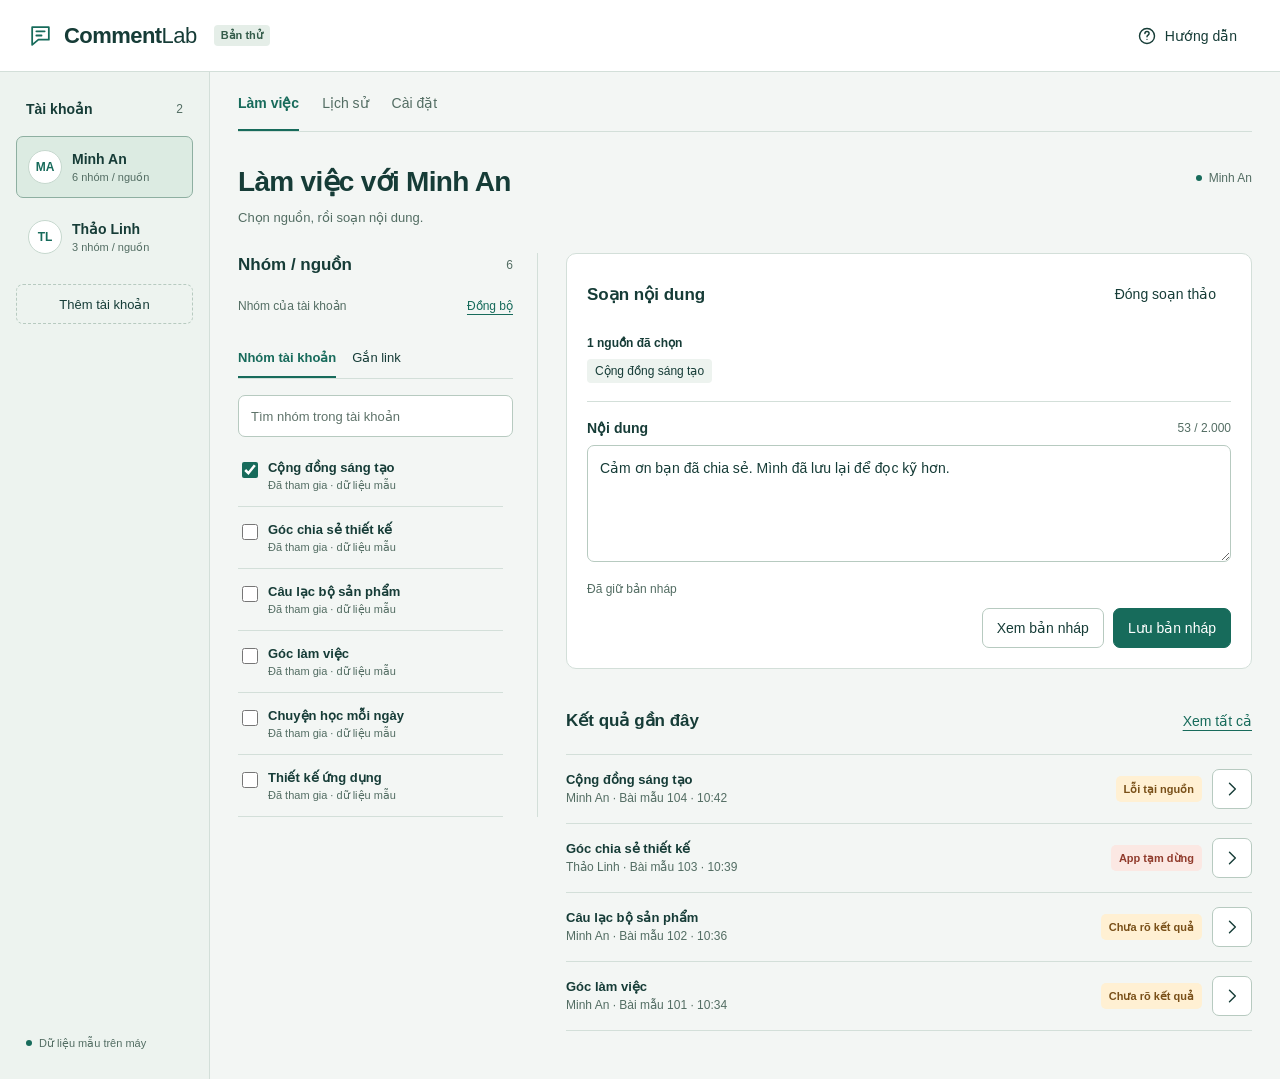
<file: mockup-upgrade/index.html>
<!doctype html>
<html lang="vi">
<head>
  <meta charset="utf-8">
  <meta name="viewport" content="width=device-width, initial-scale=1">
  <meta http-equiv="Content-Security-Policy" content="default-src 'self'; script-src 'self'; style-src 'self'; img-src 'self' data:; connect-src 'none'; form-action 'none'; base-uri 'none'">
  <title>CommentLab · Bản thử</title>
  <link rel="icon" href="data:,">
  <link rel="stylesheet" href="styles.css">
  <script src="app.js" defer></script>
</head>
<body>
  <a class="skip-link" href="#main">Tới nội dung</a>
  <header class="app-header">
    <div class="brand"><svg viewBox="0 0 24 24" aria-hidden="true"><path d="M4 4h16v12H10l-6 5V4Z"/><path d="M8 8h8M8 12h5"/></svg><span>Comment<span class="brand-light">Lab</span></span><span class="demo-tag">Bản thử</span></div>
    <button id="help" class="quiet"><svg viewBox="0 0 24 24" aria-hidden="true"><circle cx="12" cy="12" r="9"/><path d="M9.5 9a2.5 2.5 0 0 1 5 0c0 2-2.5 2-2.5 4M12 16h.01"/></svg>Hướng dẫn</button>
  </header>
  <div class="app-shell">
    <aside class="sidebar" aria-label="Tài khoản mẫu">
      <div class="sidebar-heading">Tài khoản <span id="account-count" class="count">2</span></div>
      <div id="accounts" class="accounts"></div>
      <button id="add-account" class="add-account">Thêm tài khoản</button>
      <form id="account-form" class="account-form" hidden>
        <label for="account-name">Tên tài khoản mẫu</label>
        <input id="account-name" maxlength="40" required placeholder="Ví dụ: Hoàng Nam" autocomplete="off">
        <div class="actions"><button type="submit" class="primary">Lưu tài khoản</button><button type="button" id="cancel-account" class="quiet">Hủy</button></div>
      </form>
      <div class="sidebar-footer"><span class="dot"></span> Dữ liệu mẫu trên máy</div>
    </aside>
    <main id="main" tabindex="-1">
      <nav class="navigation" aria-label="Chức năng">
        <button data-tab="work" aria-current="page">Làm việc</button>
        <button data-tab="history">Lịch sử</button>
        <button data-tab="settings">Cài đặt</button>
      </nav>
      <div id="view"></div>
    </main>
  </div>
  <div id="toast" role="status" aria-live="polite" hidden></div>
  <dialog id="detail" class="sheet" aria-labelledby="detail-title">
    <div class="sheet-header"><span>Chi tiết</span><button data-close="detail" class="icon-button" aria-label="Đóng chi tiết"><svg viewBox="0 0 24 24" aria-hidden="true"><path d="m6 6 12 12M18 6 6 18"/></svg></button></div>
    <div id="detail-content" class="sheet-content"></div>
  </dialog>
  <dialog id="confirmation" class="confirmation" aria-labelledby="confirm-title">
    <div id="confirm-content"></div>
  </dialog>
</body>
</html>
</file>
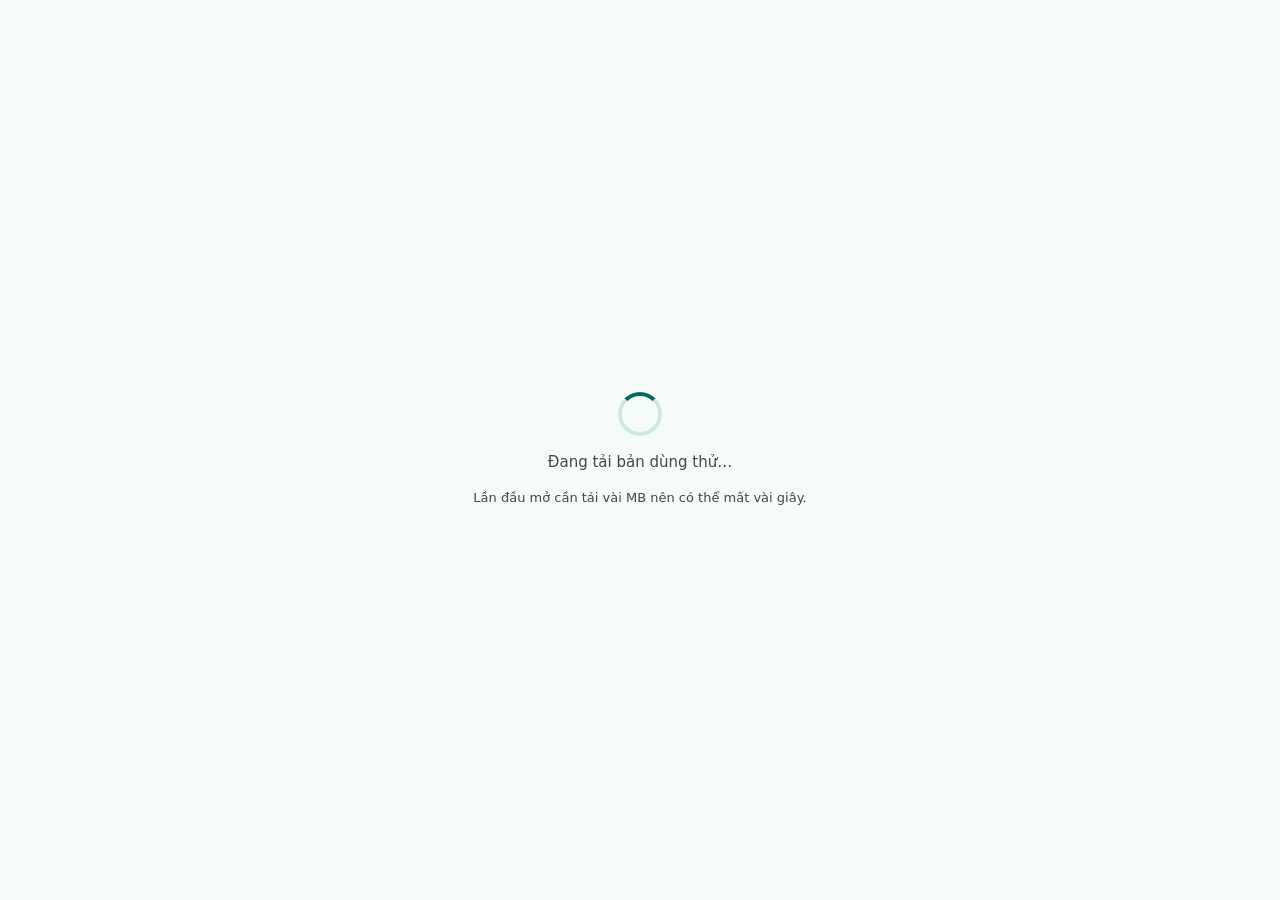
<file: mobile/web/index.html>
<!DOCTYPE html>
<html lang="vi">
<head>
  <meta charset="UTF-8">
  <meta name="viewport" content="width=device-width, initial-scale=1, viewport-fit=cover">
  <meta name="description" content="Bản dùng thử app Chi tiêu: dữ liệu giả, chạy hoàn toàn trong trình duyệt, không cần máy chủ.">
  <title>Chi tiêu (bản demo)</title>
  <link rel="icon" type="image/png" href="favicon.png">
  <link rel="manifest" href="manifest.json">
  <!-- Không dùng thẻ base: mọi đường dẫn tương đối với trang (đăng được như trang tĩnh ở thư mục bất kỳ). -->
  <style id="demo-style">
    :root {
      color-scheme: light dark;
      --demo-bg: #f4fbf9;
      --demo-fg: #171d1c;
      --demo-muted: #3f4947;
      --demo-accent: #006a63;
      --demo-track: #cce8e3;
      --demo-error: #ba1a1a;
    }
    @media (prefers-color-scheme: dark) {
      :root:not([data-theme="light"]) {
        --demo-bg: #0e1514;
        --demo-fg: #dde4e2;
        --demo-muted: #bec9c6;
        --demo-accent: #80d5cb;
        --demo-track: #324b47;
        --demo-error: #ffb4ab;
      }
    }
    :root[data-theme="dark"] {
      --demo-bg: #0e1514;
      --demo-fg: #dde4e2;
      --demo-muted: #bec9c6;
      --demo-accent: #80d5cb;
      --demo-track: #324b47;
      --demo-error: #ffb4ab;
    }
    html, body { margin: 0; min-height: 100%; background: var(--demo-bg); color: var(--demo-fg); }
    #demo-loader {
      position: fixed; inset: 0; display: flex; flex-direction: column; align-items: center; justify-content: center;
      gap: 16px; padding: 0 16px; text-align: center; background: var(--demo-bg); color: var(--demo-muted);
      font: 15px/1.4 system-ui, -apple-system, "Segoe UI", Roboto, sans-serif;
    }
    #demo-loader .demo-spinner {
      width: 36px; height: 36px; border-radius: 50%;
      border: 4px solid var(--demo-track); border-top-color: var(--demo-accent);
      animation: demo-spin 0.9s linear infinite;
    }
    #demo-loader p { margin: 0; max-width: 32em; }
    #demo-loader .demo-note { font-size: 13px; }
    #demo-loader.demo-failed .demo-spinner { display: none; }
    #demo-loader.demo-failed .demo-message { color: var(--demo-error); font-weight: 600; }
    @keyframes demo-spin { to { transform: rotate(360deg); } }
    @media (prefers-reduced-motion: reduce) { #demo-loader .demo-spinner { animation-duration: 3s; } }
  </style>
</head>
<body>
  <!-- demo-loader:start (scripts/build_web_demo.sh chép đoạn này vào index.html của artifact) -->
  <div id="demo-loader" role="status" aria-live="polite">
    <div class="demo-spinner" aria-hidden="true"></div>
    <p class="demo-message">Đang tải bản dùng thử…</p>
    <p class="demo-note">Lần đầu mở cần tải vài MB nên có thể mất vài giây.</p>
  </div>
  <!-- demo-loader:end -->
  <script src="flutter_bootstrap.js" async></script>
</body>
</html>
</file>
<file: mockup-upgrade/styles.css>
:root{font-family:"Segoe UI",sans-serif;color:#163c37;background:#f3f6f4;font-size:14px;--ink:#163c37;--muted:#536d63;--line:#d3dfd9;--accent:#176b5b;--surface:#fff;--soft:#edf3ef;--warn:#795019;--warn-bg:#fff0d3;--error:#913c2d;--error-bg:#fbe8e3;accent-color:var(--accent);color-scheme:light}
*{box-sizing:border-box}body{margin:0}button,input,textarea,select{font:inherit}button{display:inline-flex;align-items:center;justify-content:center;gap:8px;min-height:40px;border:1px solid #b7cac0;border-radius:7px;background:white;color:var(--ink);padding:9px 14px;cursor:pointer;transition:background .15s}button:hover{background:#e5eee8}button:disabled{opacity:.55;cursor:not-allowed}button.primary{background:var(--accent);border-color:var(--accent);color:white}button.primary:hover{background:#125748}.quiet{border-color:transparent;background:transparent}.icon-button{padding:8px;min-width:40px}.link-button{border:0;background:none;color:var(--accent);text-decoration:underline;text-underline-offset:4px;padding:6px 0}svg{width:20px;height:20px;fill:none;stroke:currentColor;stroke-width:1.7;stroke-linecap:round;stroke-linejoin:round;flex:none}input,textarea,select{border:1px solid #b7cac0;border-radius:7px;background:white;color:var(--ink);padding:11px 12px;min-height:42px;max-width:100%;caret-color:var(--accent)}textarea{display:block;width:100%;resize:vertical;line-height:1.65}textarea::placeholder,input::placeholder{color:#5e7269}button:focus-visible,input:focus-visible,textarea:focus-visible,select:focus-visible,summary:focus-visible,a:focus-visible{outline:3px solid #b58128;outline-offset:3px}::selection{background:#c5dfce}*{scrollbar-color:#92ada0 #edf3ef;scrollbar-width:thin}h1{font-size:28px;line-height:1.25;letter-spacing:-.025em;margin:0 0 8px}h2{font-size:17px;line-height:1.4;margin:0}h3{font-size:14px;margin:0 0 8px}p{line-height:1.65;margin:0 0 16px}small,.muted{color:var(--muted)}small{font-size:12px}label{display:block;font-weight:600;margin-bottom:9px}label small{font-weight:400}a{color:var(--accent);text-underline-offset:4px}[hidden]{display:none!important}.skip-link{position:fixed;top:-100px;z-index:20;background:white;padding:15px}.skip-link:focus{top:8px;left:8px}
.app-header{height:72px;padding:0 28px;display:flex;align-items:center;justify-content:space-between;background:white;border-bottom:1px solid var(--line);gap:16px}.brand{display:flex;align-items:center;gap:11px;font-size:22px;font-weight:650;letter-spacing:-.025em}.brand>svg{width:25px;height:25px;color:var(--accent)}.brand-light{font-weight:400}.demo-tag{font-size:11px;letter-spacing:0;font-weight:600;color:#345c4a;background:#e5eee8;border-radius:4px;padding:4px 7px;margin-left:6px;white-space:nowrap}.app-shell{display:grid;grid-template-columns:236px minmax(0,1fr);min-height:calc(100dvh - 72px)}.sidebar{padding:29px 16px;background:#edf3ef;border-right:1px solid var(--line);display:flex;flex-direction:column}.sidebar-heading{font-weight:650;padding:0 10px;display:flex;justify-content:space-between;align-items:center;margin-bottom:19px}.count{color:var(--muted);font-size:12px;font-weight:400}.accounts{display:grid;gap:8px}.account{justify-content:flex-start;text-align:left;width:100%;padding:13px 11px;background:transparent;border-color:transparent;gap:10px}.account.active{background:#dcebe2;border-color:#8eafa1}.avatar{display:grid;place-items:center;width:34px;height:34px;border-radius:50%;background:white;border:1px solid #c6d8ce;color:var(--accent);font-size:12px;font-weight:700;flex:none}.account-name{font-weight:600;display:block}.account small{display:block;margin-top:4px;font-size:11px;white-space:normal}.sidebar-footer{margin-top:auto;padding:35px 10px 0;font-size:11px;color:var(--muted);display:flex;align-items:center;gap:7px}.dot{display:inline-block;background:var(--accent);width:6px;height:6px;border-radius:50%;flex:none}main{padding:0 36px 48px;min-width:0;max-width:1320px;width:100%}.navigation{display:flex;gap:23px;border-bottom:1px solid var(--line);margin-bottom:32px}.navigation button{border:0;border-bottom:2px solid transparent;border-radius:0;background:none;padding:20px 0 16px;color:var(--muted);min-height:59px}.navigation button[aria-current="page"]{border-bottom-color:var(--accent);color:var(--accent);font-weight:650}.page-heading{display:flex;align-items:flex-start;justify-content:space-between;gap:16px;margin-bottom:25px}.page-heading p{color:var(--muted);margin:0;font-size:13px}.selection-label{display:flex;align-items:center;gap:7px;padding:7px 0;color:var(--muted);font-size:12px;white-space:nowrap}.panel{background:var(--surface);border:1px solid var(--line);border-radius:10px}.composer{padding:23px}.section-title{display:flex;align-items:center;justify-content:space-between;gap:10px;margin-bottom:22px}.field{margin-bottom:20px}.field-meta{display:flex;justify-content:space-between;gap:10px;margin-bottom:9px;align-items:center}.field-meta label{margin:0}.draft-footer{display:flex;align-items:center;justify-content:space-between;gap:12px;margin-top:17px}.actions{display:flex;gap:9px;flex-wrap:wrap;align-items:center}.draft-closed{padding:26px;display:flex;align-items:center;justify-content:space-between;gap:16px}.draft-closed p{margin:6px 0 0;color:var(--muted)}.section-gap{margin-top:32px}.section-title.compact{margin-bottom:13px}.result-list{border-top:1px solid var(--line)}.result-row{display:grid;grid-template-columns:minmax(140px,1fr) 190px 48px;gap:18px;align-items:center;padding:14px 0;border-bottom:1px solid var(--line)}.result-row strong{display:block;font-size:13px;font-weight:600}.result-row small{display:block;margin-top:4px}.pill{display:inline-flex;align-items:center;gap:6px;font-size:11px;font-weight:600;border-radius:5px;padding:5px 8px;line-height:1.5;width:max-content;max-width:100%}.pill.neutral{color:#405d51;background:#e7eee9}.pill.warn{color:var(--warn);background:var(--warn-bg)}.pill.error{color:var(--error);background:var(--error-bg)}.pill.success{color:#1b6046;background:#e0efe4}.result-open{justify-self:end}.empty{padding:40px 20px;text-align:center;color:var(--muted);border:1px dashed #b7cac0;border-radius:9px}.filters{display:grid;grid-template-columns:minmax(180px,1fr) 170px 180px;gap:10px;margin-bottom:22px}.filters label{font-size:12px}.filters input,.filters select{width:100%;font-weight:400;display:block;margin-top:8px}.table-wrap{overflow:auto;border:1px solid var(--line);border-radius:9px;background:white}table{width:100%;border-collapse:collapse;text-align:left;font-size:13px}th{font-size:11px;font-weight:650;color:var(--muted);background:#edf3ef}td,th{padding:15px 16px;border-bottom:1px solid var(--line)}tbody tr:last-child td{border-bottom:0}td small{display:block;margin-top:5px}td .icon-button{min-height:34px;min-width:34px;padding:5px}td:last-child{text-align:right}time,.tabular{font-variant-numeric:tabular-nums;white-space:nowrap}.history-meta{margin-top:14px;color:var(--muted);font-size:12px}.settings-section{margin-top:30px}.settings-section:first-of-type{margin-top:0}.settings-rows{margin-top:16px;border-top:1px solid var(--line)}.settings-row{display:flex;justify-content:space-between;gap:22px;align-items:center;padding:17px 0;border-bottom:1px solid var(--line)}.settings-row>span:last-child{text-align:right;overflow-wrap:anywhere}.settings-row strong{font-size:13px;font-weight:600}.path{font-family:Consolas,monospace;font-size:12px}.backup-row{display:grid;grid-template-columns:minmax(160px,1fr) auto auto;gap:14px;align-items:center;border-bottom:1px solid var(--line);padding:16px 0}.backup-row strong{display:block;font-size:13px}.backup-row small{display:block;margin-top:4px}.help-list{max-width:720px;margin-top:25px}.help-list details{padding:20px 0;border-bottom:1px solid var(--line)}summary{cursor:pointer;font-weight:600;line-height:1.5}.help-list details p{padding-top:14px;color:var(--muted);margin:0}.help-list details ol{padding-left:20px;line-height:1.8;color:var(--muted)}
dialog{color:var(--ink);background:white;padding:0;border:0;box-shadow:-8px 0 35px rgba(0,0,0,.13)}dialog::backdrop{background:rgba(13,35,27,.25)}.sheet{width:460px;max-width:100%;height:100dvh;max-height:100dvh;margin:0 0 0 auto;overflow-y:auto}.sheet-header{display:flex;align-items:center;justify-content:space-between;padding:19px 25px;border-bottom:1px solid var(--line);color:var(--muted);font-size:12px}.sheet-content{padding:28px}.sheet-content h2{font-size:23px;line-height:1.35;margin:16px 0 10px;letter-spacing:-.015em}.sheet-content>p{font-size:13px;color:var(--muted)}.scope-notice{padding:15px;background:var(--soft);border-radius:8px;margin:23px 0;font-size:13px;line-height:1.65}.scope-notice strong{display:block;margin-bottom:5px}.fact-list{margin:0}.fact-list>div{display:grid;grid-template-columns:110px minmax(0,1fr);padding:13px 0;gap:16px;border-bottom:1px solid var(--line);font-size:12px;line-height:1.55}.fact-list dt{color:var(--muted)}.fact-list dd{margin:0;overflow-wrap:anywhere}.sheet-section{margin-top:27px}.timeline{list-style:none;padding:0;margin:15px 0 0}.timeline li{position:relative;padding:0 0 22px 24px;border-left:1px solid #b7cac0;margin-left:4px;font-size:12px;line-height:1.55}.timeline li:last-child{border-left-color:transparent;padding-bottom:0}.timeline li::before{content:"";position:absolute;width:7px;height:7px;border-radius:50%;background:#648b77;left:-4px;top:5px}.timeline time{color:var(--muted);display:block;font-size:11px}.sheet-actions{margin-top:28px}.confirmation{border-radius:12px;max-width:calc(100% - 32px);width:420px;padding:27px;box-shadow:0 12px 45px rgba(0,0,0,.18)}.confirmation h2{font-size:21px;margin-bottom:13px}.confirmation p{font-size:13px;color:var(--muted)}.confirmation .actions{justify-content:flex-end;margin-top:25px}#toast{position:fixed;bottom:24px;left:50%;transform:translateX(-50%);background:#163c37;color:white;padding:13px 20px;border-radius:8px;font-size:13px;max-width:calc(100% - 32px);z-index:8;box-shadow:0 6px 20px rgba(0,0,0,.15)}
@media(min-width:1600px){main{padding-left:52px;padding-right:52px}.app-shell{grid-template-columns:252px minmax(0,1fr)}}
@media(max-width:1000px){.app-shell{grid-template-columns:205px minmax(0,1fr)}main{padding:0 24px 36px}.filters{grid-template-columns:1fr 1fr}.filters label:first-child{grid-column:1/-1}.result-row{grid-template-columns:minmax(100px,1fr) 160px 40px;gap:10px}}
@media(max-width:720px){.app-header{padding:0 16px;height:64px}.brand{font-size:19px;gap:7px}.brand>svg{width:22px}.demo-tag{margin-left:3px}.app-header>.quiet{padding:8px;font-size:12px}.app-header>.quiet svg{display:none}.app-shell{display:block}.sidebar{padding:16px;border-right:0;border-bottom:1px solid var(--line)}.sidebar-heading{padding:0;margin-bottom:10px;font-size:12px}.accounts{display:grid;grid-template-columns:1fr 1fr;gap:8px}.account{padding:9px 7px;gap:7px;min-width:0}.account>span:last-child{min-width:0}.account-name{font-size:12px}.account small{font-size:10px}.avatar{width:28px;height:28px;font-size:10px}.sidebar-footer{display:none}main{padding:0 16px 30px}.navigation{margin-bottom:23px;gap:25px}.navigation button{padding:16px 0 13px;min-height:49px;font-size:13px}h1{font-size:24px}.page-heading{margin-bottom:20px}.selection-label{display:none}.composer{padding:17px}.section-title{margin-bottom:18px}.field{margin-bottom:17px}.draft-footer{align-items:flex-start;flex-direction:column}.draft-footer>.actions{width:100%;justify-content:flex-end}.result-row{grid-template-columns:minmax(0,1fr) 38px;gap:7px;padding:15px 0}.result-row>.pill{grid-column:1;grid-row:2}.result-open{grid-column:2;grid-row:1/3}.section-gap{margin-top:26px}.filters{gap:8px}.table-wrap{border:0;background:transparent;overflow:visible}table,tbody{display:block}thead{display:none}tr{display:grid;grid-template-columns:minmax(0,1fr) auto;padding:15px 0;border-bottom:1px solid var(--line)}td{display:block;padding:4px 0;border:0}td:nth-child(2){grid-column:1;grid-row:1;font-weight:600}td:nth-child(1){grid-column:1;grid-row:2;color:var(--muted)}td:nth-child(3){grid-column:1;grid-row:3}td:nth-child(4){grid-column:1;grid-row:4;color:var(--muted);font-size:12px}td:last-child{grid-column:2;grid-row:1/5;align-self:center}.backup-row{grid-template-columns:1fr auto;gap:8px}.backup-row>.link-button{grid-column:2;grid-row:1}.backup-row>button:last-child{grid-column:1/-1;justify-self:start}.settings-row{align-items:flex-start;font-size:12px}.settings-row>span:last-child{max-width:58%}.sheet-content{padding:23px}.sheet-header{padding:14px 20px}.draft-closed{padding:20px;flex-direction:column;align-items:flex-start}}
@media(prefers-reduced-motion:reduce){*{scroll-behavior:auto!important;transition:none!important}}

.draft-preview{white-space:pre-wrap;overflow-wrap:anywhere}
.app-shell{grid-template-columns:210px minmax(0,1fr)}
main{max-width:none;padding-left:28px;padding-right:28px}
.work-layout{display:grid;grid-template-columns:minmax(250px,300px) minmax(0,1fr);gap:28px;align-items:start}
.groups-panel{min-width:0;border-right:1px solid var(--line);padding-right:24px}
.work-content{min-width:0}.work-content .composer{padding:20px}.work-content .result-row{grid-template-columns:minmax(0,1fr) auto 40px;gap:10px}
.work-content .draft-footer{align-items:flex-start;flex-direction:column}.work-content .draft-footer .actions{align-self:flex-end}
.source-tabs{display:flex;gap:16px;border-bottom:1px solid var(--line);margin:16px 0}
.source-tabs button{border:0;border-radius:0;background:none;padding:10px 0;border-bottom:2px solid transparent;font-size:13px}
.source-tabs button[aria-pressed=true]{color:var(--accent);border-bottom-color:var(--accent);font-weight:650}
#group-search{width:100%;margin-bottom:8px;font-size:13px}
.group-rows,.manual-list{max-height:470px;overflow-y:auto;scrollbar-gutter:stable}
.group-row{display:flex;align-items:flex-start;gap:10px;padding:14px 4px;border-bottom:1px solid var(--line);margin:0;cursor:pointer;font-weight:400}
.group-row:hover{background:var(--soft)}.group-row input{min-height:0;width:16px;height:16px;margin:3px 0 0;flex:none;padding:0}
.group-row span{min-width:0}.group-row strong{font-size:13px;font-weight:600;overflow-wrap:anywhere}.group-row small{display:block;margin-top:4px;font-size:11px}
.group-empty{padding:24px 4px;color:var(--muted);line-height:1.6;font-size:13px}
.group-sync{min-height:22px}.sync-caption{display:flex;justify-content:space-between;align-items:center;gap:8px;font-size:12px}.sync-caption strong{font-weight:600}.sync-caption .link-button{font-size:12px;min-height:32px;padding:2px 0}
progress{display:block;width:100%;height:6px;border:0;border-radius:4px;overflow:hidden;accent-color:var(--accent);background:var(--line);margin:10px 0 6px}
progress::-webkit-progress-bar{background:var(--line)}progress::-webkit-progress-value{background:var(--accent)}progress::-moz-progress-bar{background:var(--accent)}
.account-copy{min-width:0;width:100%}.account-name{overflow-wrap:anywhere}.account progress{height:4px;margin:8px 0 0}.add-account{background:none;border-style:dashed;margin-top:16px;width:100%;font-size:13px}
.account-form{margin-top:16px}.account-form label{font-size:12px}.account-form input{width:100%;font-size:13px}.account-form .actions{gap:4px;margin-top:10px}.account-form button{padding:8px;font-size:12px}
.selected-sources{font-size:12px;padding:0 0 18px;margin-bottom:18px;border-bottom:1px solid var(--line)}.selection-count{font-weight:600}.source-chips{display:flex;gap:6px;flex-wrap:wrap;margin-top:9px;max-height:100px;overflow-y:auto}.source-chips span{background:var(--soft);border-radius:4px;padding:5px 8px;overflow-wrap:anywhere;max-width:100%}
#group-body>label{font-size:12px}#manual-links{font-size:13px}#attach-links{margin-top:10px;font-size:12px;width:100%}#link-feedback{font-size:12px;line-height:1.6;color:var(--muted);margin:12px 0;overflow-wrap:anywhere}
.sr-only{position:absolute;width:1px;height:1px;padding:0;margin:-1px;overflow:hidden;clip-path:inset(50%);white-space:nowrap;border:0}
@media(min-width:1600px){.app-shell{grid-template-columns:230px minmax(0,1fr)}main{padding-left:36px;padding-right:36px}.work-layout{grid-template-columns:320px minmax(0,1fr)}}
@media(max-width:1100px){.app-shell{grid-template-columns:180px minmax(0,1fr)}main{padding-left:20px;padding-right:20px}.work-layout{grid-template-columns:230px minmax(0,1fr);gap:18px}.groups-panel{padding-right:16px}.work-content .result-row{grid-template-columns:minmax(0,1fr) 38px}.work-content .result-row>.pill{grid-row:2;grid-column:1}.work-content .result-open{grid-row:1/3;grid-column:2}.composer .section-title{flex-wrap:wrap}}
@media(max-width:900px){.work-layout{grid-template-columns:1fr}.groups-panel{border-right:0;border-bottom:1px solid var(--line);padding:0 0 20px}.group-rows,.manual-list{max-height:235px}}
@media(max-width:720px){.app-shell{display:block}main{padding-left:16px;padding-right:16px}.accounts{grid-template-columns:repeat(2,minmax(0,1fr))}.add-account{margin-top:12px}.account-form{max-width:400px}.work-content .composer{padding:16px}.work-layout{gap:20px}.source-tabs button{min-height:44px}.group-row{min-height:54px}.groups-panel .section-title{margin-bottom:10px}.page-heading h1{font-size:22px}.group-rows{max-height:210px}}
</file>
